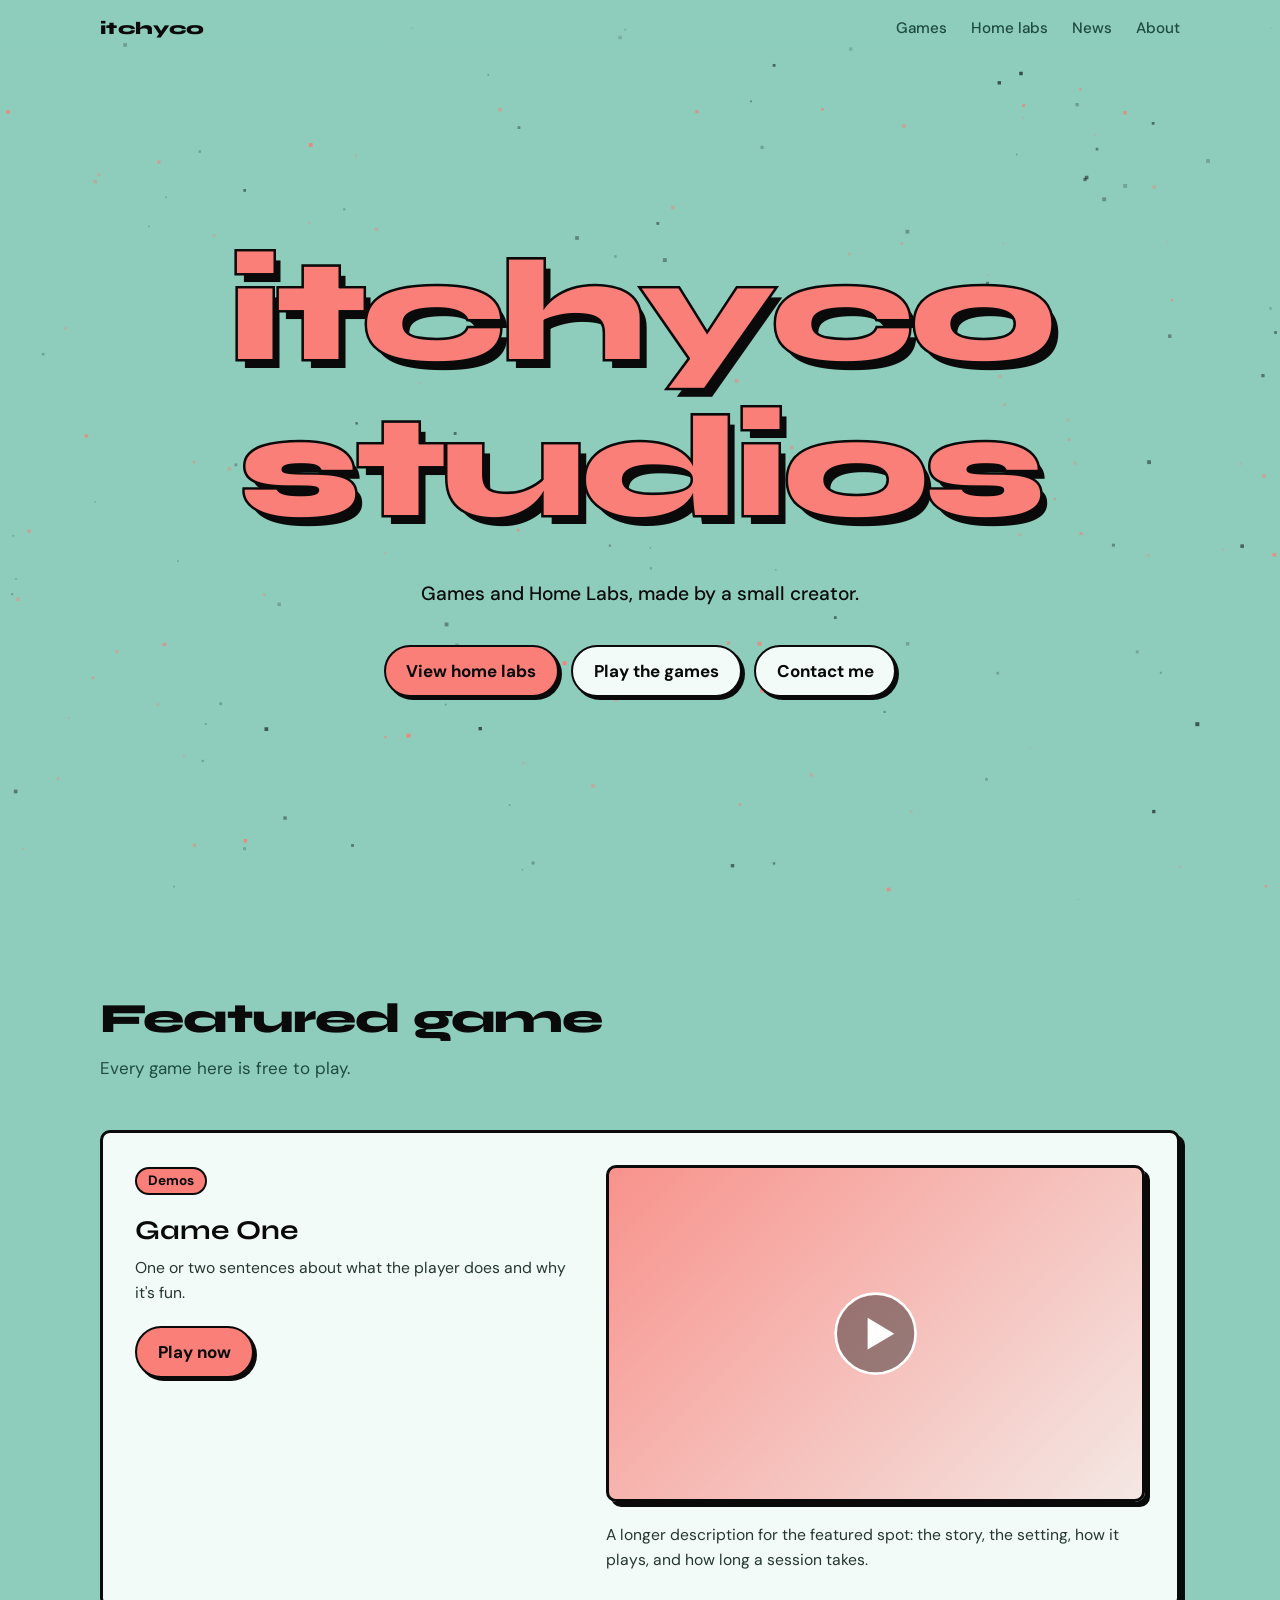
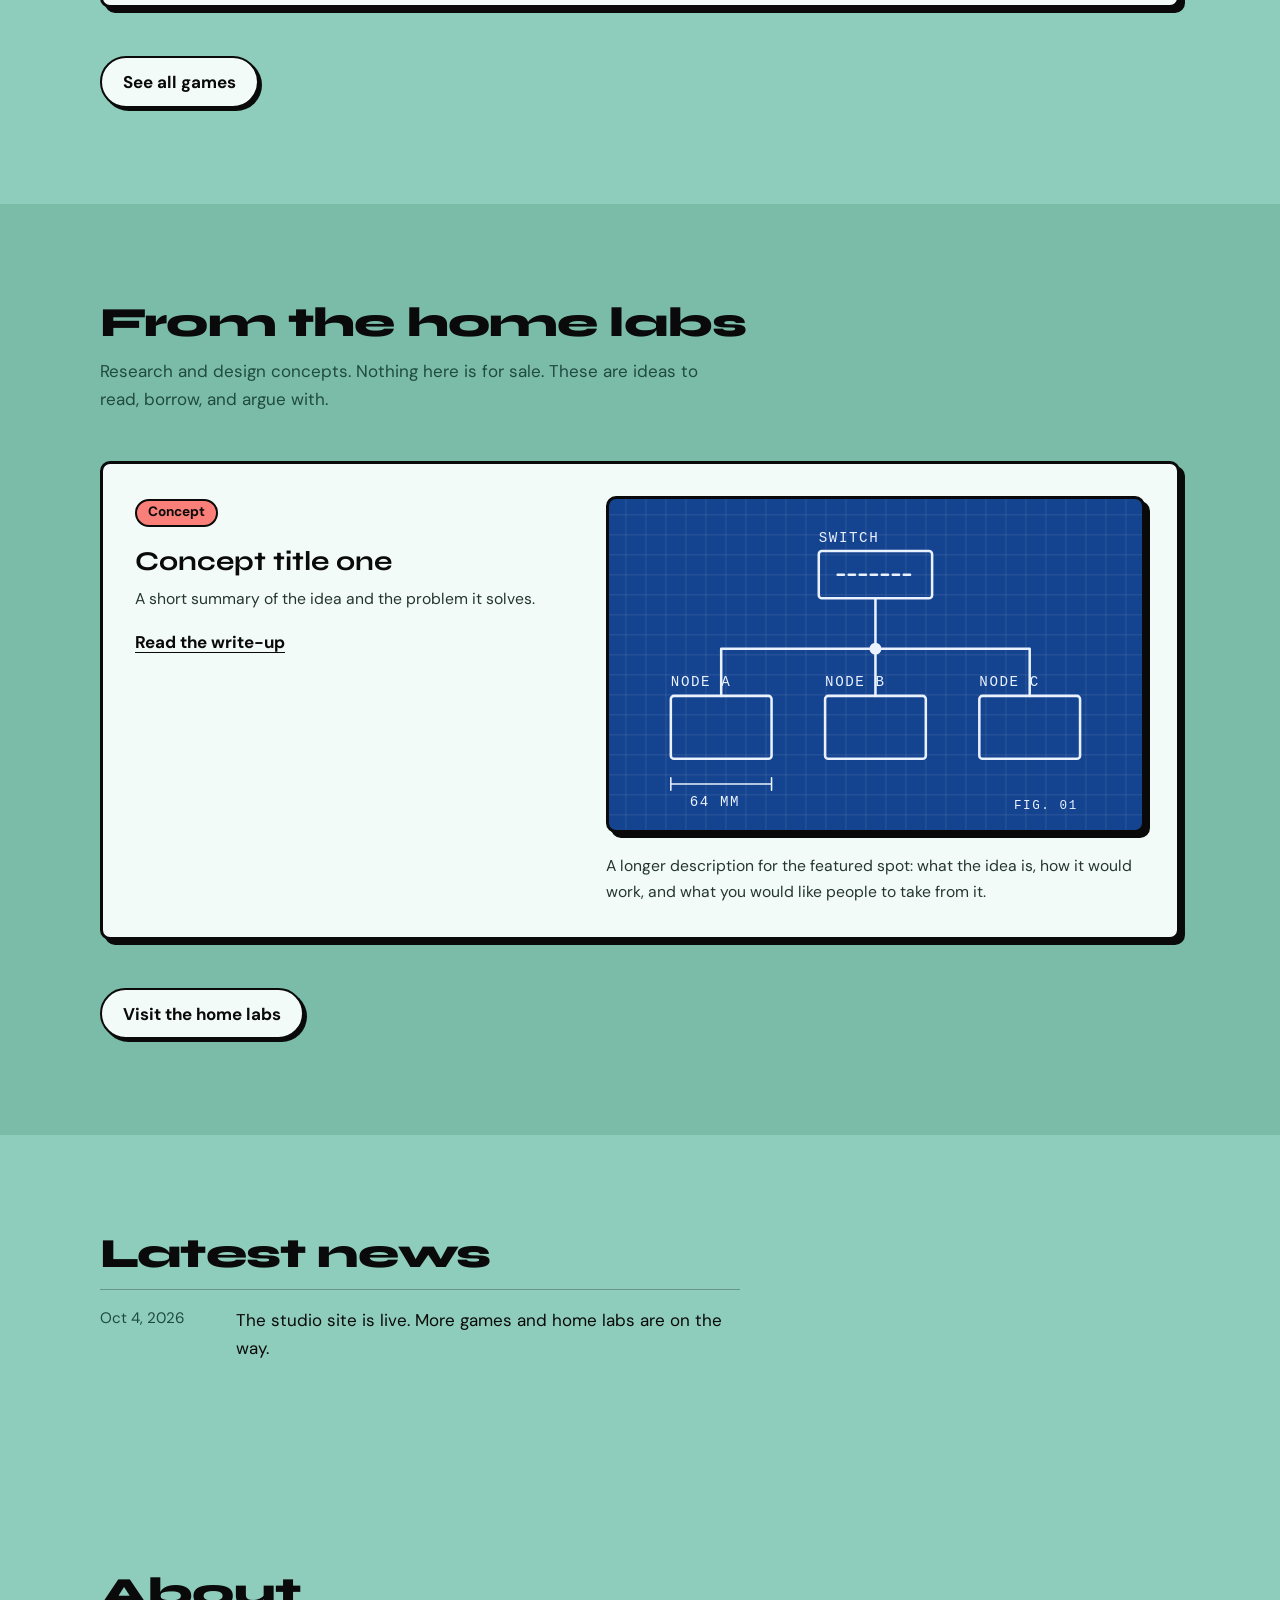
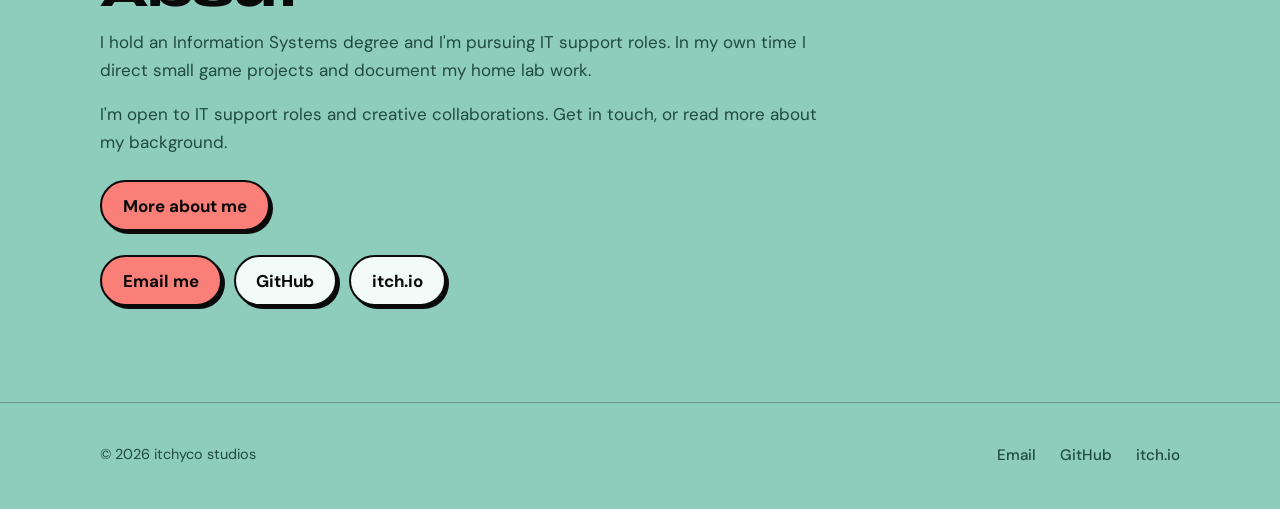
<file: index.html>
<!DOCTYPE html>
<html lang="en">
<head>
<meta charset="utf-8">
<meta name="viewport" content="width=device-width, initial-scale=1">
<title>itchyco studios</title>
<meta name="description" content="Portfolio of itchyco studios: IT support and home lab work, plus independent game projects.">
<link rel="preconnect" href="https://fonts.googleapis.com">
<link rel="preconnect" href="https://fonts.gstatic.com" crossorigin>
<link href="https://fonts.googleapis.com/css2?family=DM+Sans:wght@400;500;700&family=Syne:wght@700;800&display=swap" rel="stylesheet">
<meta name="theme-color" content="#8ecdbb">
<meta property="og:title" content="itchyco studios">
<meta property="og:description" content="Portfolio of itchyco studios: IT support and home lab work, plus independent game projects.">
<meta property="og:type" content="website">
<link rel="icon" href="data:image/svg+xml,%3Csvg xmlns='http://www.w3.org/2000/svg' viewBox='0 0 64 64'%3E%3Crect width='64' height='64' rx='14' fill='%238ecdbb'/%3E%3Ctext x='32' y='47' font-family='Georgia,serif' font-size='46' font-weight='700' text-anchor='middle' fill='%23f97f78' stroke='%230a0a0a' stroke-width='2'%3Ei%3C/text%3E%3C/svg%3E">
<link rel="stylesheet" href="style.css">
</head>
<body>
<a class="skip" href="#top">Skip to content</a>

<header class="bar">
  <div class="wrap">
    <a class="mark" href="index.html">itchyco</a>
    <nav aria-label="Main">
      <a href="games.html">Games</a>
      <a href="home-labs.html">Home labs</a>
      <a href="index.html#news">News</a>
      <a href="about.html">About</a>
    </nav>
  </div>
</header>

<main id="top">
  <div class="hero">
    <canvas id="stars" aria-hidden="true"></canvas>
    <div class="hero-inner">
      <h1 class="letters">itchyco<br>studios</h1>
      <p>Games and Home Labs, made by a small creator.</p>
      <div class="cta">
        <a class="btn" href="home-labs.html">View home labs</a>
        <a class="btn ghost" href="games.html">Play the games</a>
        <a class="btn ghost" id="hero-mail" href="mailto:hello@example.com">Contact me</a>
      </div>
    </div>
  </div>

  <section id="games">
    <div class="wrap">
      <h2>Featured game</h2>
      <p class="lede">Every game here is free to play.</p>
      <div class="games" id="games-list" data-limit="1"></div>
      <div class="more"><a class="btn ghost" href="games.html">See all games</a></div>
    </div>
  </section>

  <section id="lab" class="lab">
    <div class="wrap">
      <h2>From the home labs</h2>
      <p class="lede">Research and design concepts. Nothing here is for sale. These are ideas to read, borrow, and argue with.</p>
      <div class="concepts" id="concepts-list" data-limit="1"></div>
      <div class="more"><a class="btn ghost" href="home-labs.html">Visit the home labs</a></div>
    </div>
  </section>

  <section id="news" class="news">
    <div class="wrap">
      <h2>Latest news</h2>
      <ul id="news-list" data-limit="1"></ul>
    </div>
  </section>

  <section id="about" class="about">
    <div class="wrap">
      <h2>About</h2>
      <p>I hold an Information Systems degree and I'm pursuing IT support roles. In my own time I direct small game projects and document my home lab work.</p>
      <p>I'm open to IT support roles and creative collaborations. Get in touch, or read more about my background.</p>
      <div class="links"><a class="btn" href="about.html">More about me</a></div>
      <div class="links contact-links"></div>
    </div>
  </section>
</main>

<footer>
  <div class="wrap">
    <span>&copy; <span id="year"></span> itchyco studios</span>
    <nav class="foot-links" id="footer-links" aria-label="Contact links"></nav>
  </div>
</footer>

<script src="site.js"></script>
</body>
</html>
</file>
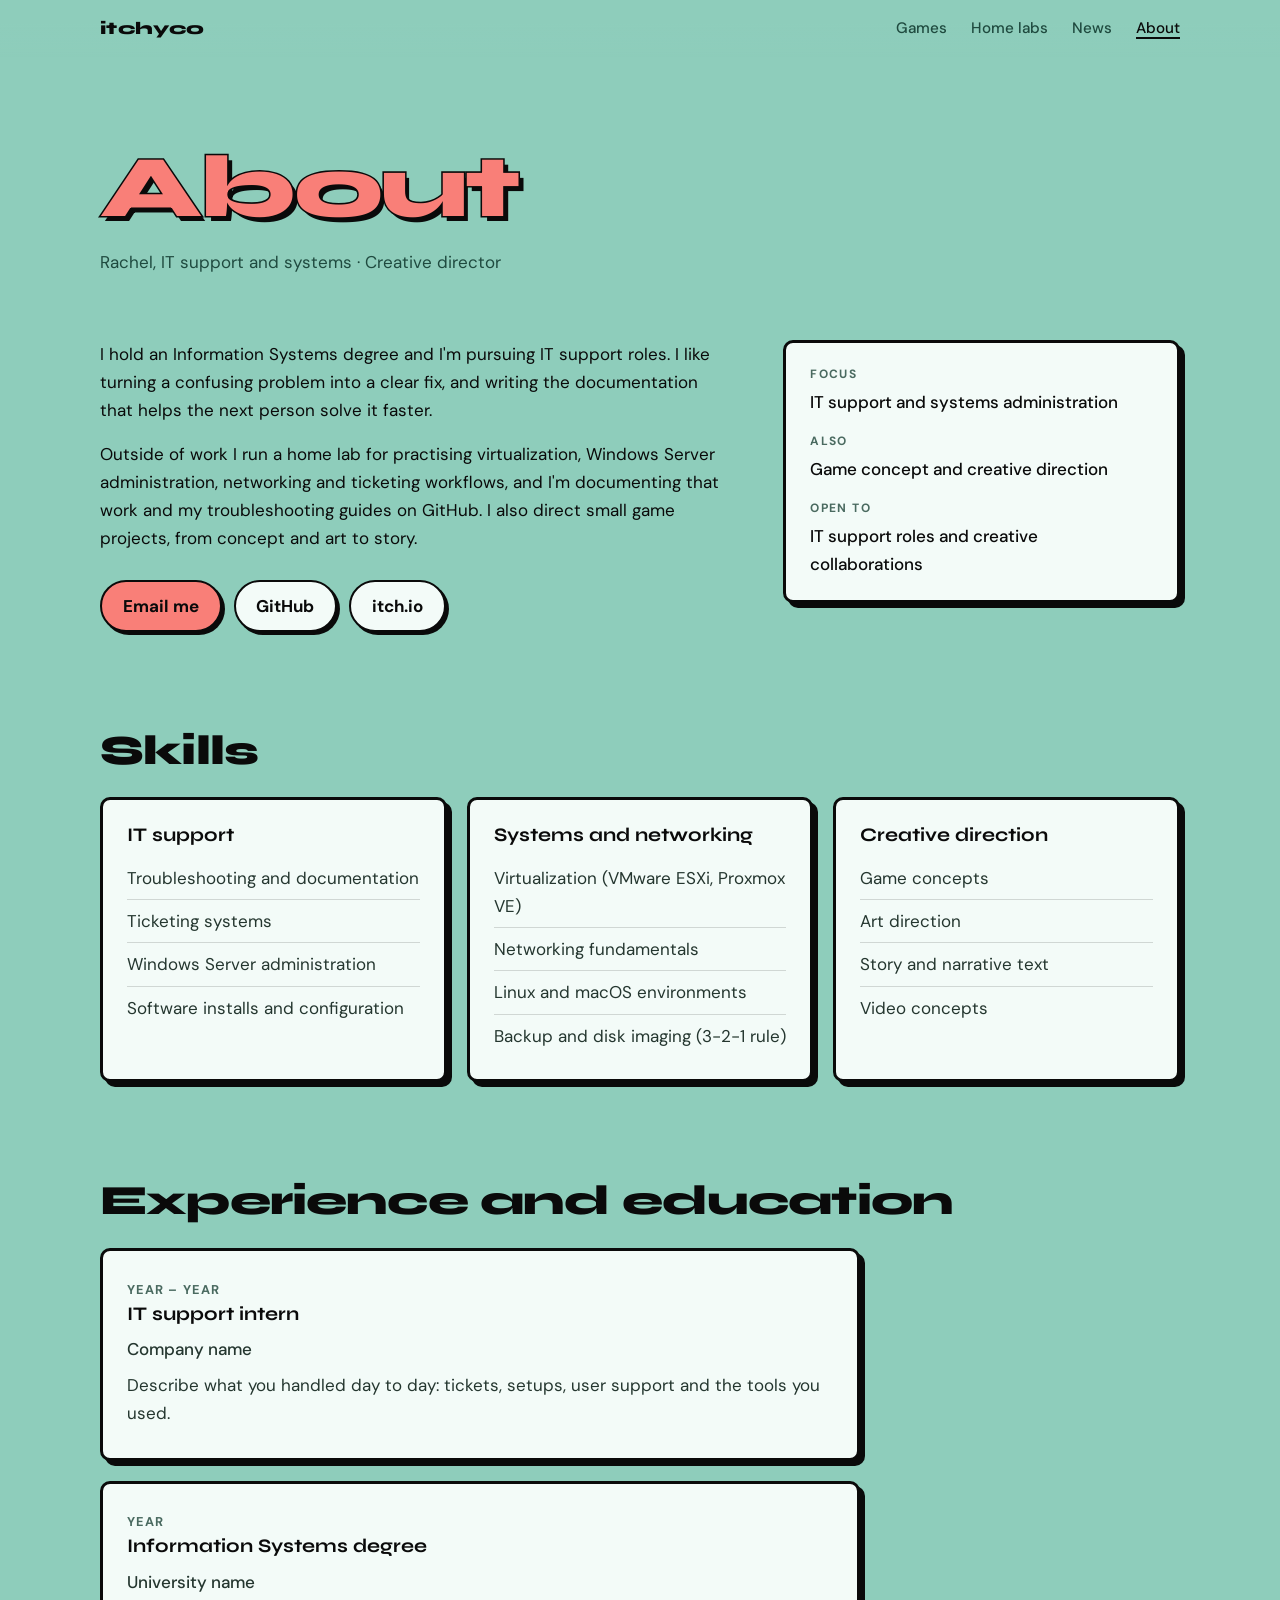
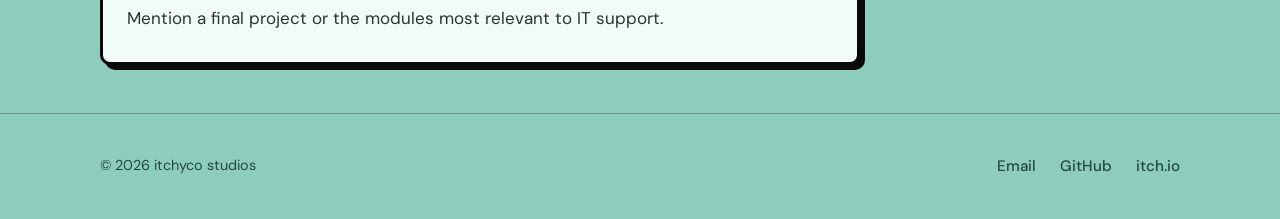
<file: about.html>
<!DOCTYPE html>
<html lang="en">
<head>
<meta charset="utf-8">
<meta name="viewport" content="width=device-width, initial-scale=1">
<title>About | itchyco studios</title>
<meta name="description" content="Background, skills and experience of the person behind itchyco studios: IT support, systems and game direction.">
<link rel="preconnect" href="https://fonts.googleapis.com">
<link rel="preconnect" href="https://fonts.gstatic.com" crossorigin>
<link href="https://fonts.googleapis.com/css2?family=DM+Sans:wght@400;500;700&family=Syne:wght@700;800&display=swap" rel="stylesheet">
<meta name="theme-color" content="#8ecdbb">
<meta property="og:title" content="About | itchyco studios">
<meta property="og:description" content="Background, skills and experience of the person behind itchyco studios: IT support, systems and game direction.">
<meta property="og:type" content="website">
<link rel="icon" href="data:image/svg+xml,%3Csvg xmlns='http://www.w3.org/2000/svg' viewBox='0 0 64 64'%3E%3Crect width='64' height='64' rx='14' fill='%238ecdbb'/%3E%3Ctext x='32' y='47' font-family='Georgia,serif' font-size='46' font-weight='700' text-anchor='middle' fill='%23f97f78' stroke='%230a0a0a' stroke-width='2'%3Ei%3C/text%3E%3C/svg%3E">
<link rel="stylesheet" href="style.css">
</head>
<body class="still">
<a class="skip" href="#top">Skip to content</a>

<header class="bar">
  <div class="wrap">
    <a class="mark" href="index.html">itchyco</a>
    <nav aria-label="Main">
      <a href="games.html">Games</a>
      <a href="home-labs.html">Home labs</a>
      <a href="index.html#news">News</a>
      <a href="about.html" aria-current="page">About</a>
    </nav>
  </div>
</header>

<main id="top">
  <div class="page-head"><div class="wrap">
    <h1>About</h1>
    <p class="lede" id="about-lede"></p>
  </div></div>

  <section class="about-sec">
    <div class="wrap about-grid">
      <div>
        <div id="about-summary"></div>
        <div class="links contact-links"></div>
      </div>
      <aside class="panel">
        <div id="portrait"></div>
        <dl class="facts" id="about-facts"></dl>
      </aside>
    </div>
  </section>

  <section class="about-sec">
    <div class="wrap">
      <h2>Skills</h2>
      <div class="skills" id="skills-list"></div>
    </div>
  </section>

  <section class="about-sec">
    <div class="wrap">
      <h2>Experience and education</h2>
      <div class="timeline" id="timeline-list"></div>
    </div>
  </section>

  <section class="about-sec" id="certs-sec" hidden>
    <div class="wrap">
      <h2>Certifications</h2>
      <div class="skills" id="certs-list"></div>
    </div>
  </section>
</main>

<footer>
  <div class="wrap">
    <span>&copy; <span id="year"></span> itchyco studios</span>
    <nav class="foot-links" id="footer-links" aria-label="Contact links"></nav>
  </div>
</footer>

<script src="site.js"></script>
</body>
</html>
</file>
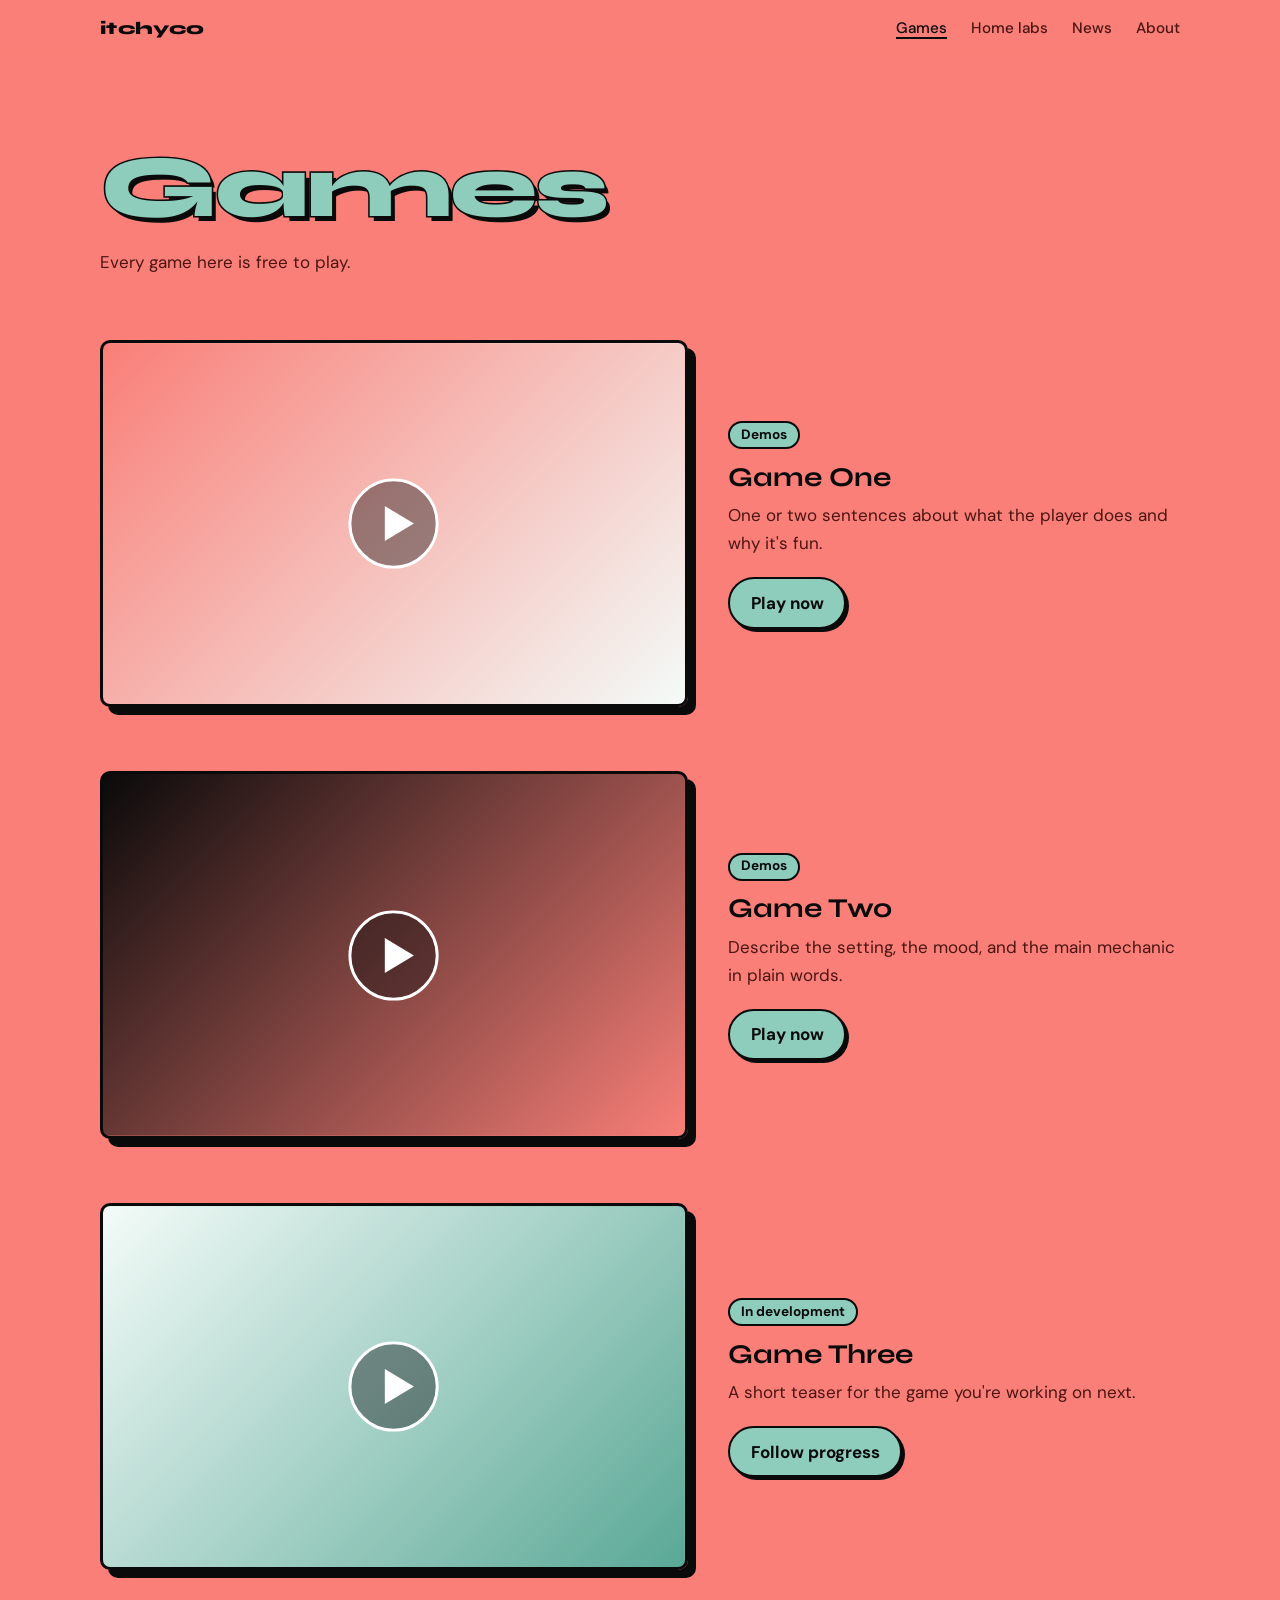
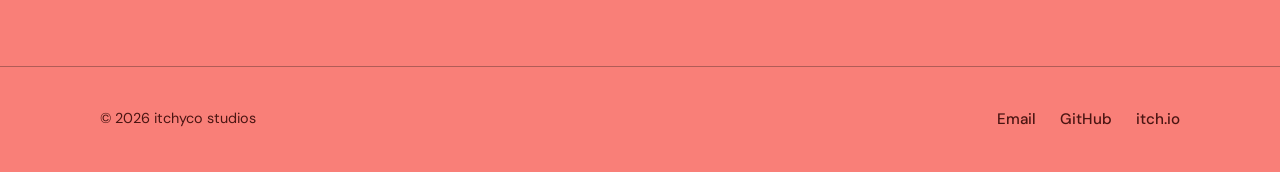
<file: games.html>
<!DOCTYPE html>
<html lang="en">
<head>
<meta charset="utf-8">
<meta name="viewport" content="width=device-width, initial-scale=1">
<title>Games | itchyco studios</title>
<meta name="description" content="Free mini games from itchyco studios.">
<link rel="preconnect" href="https://fonts.googleapis.com">
<link rel="preconnect" href="https://fonts.gstatic.com" crossorigin>
<link href="https://fonts.googleapis.com/css2?family=DM+Sans:wght@400;500;700&family=Syne:wght@700;800&display=swap" rel="stylesheet">
<meta name="theme-color" content="#8ecdbb">
<meta property="og:title" content="Games | itchyco studios">
<meta property="og:description" content="Free mini games from itchyco studios.">
<meta property="og:type" content="website">
<link rel="icon" href="data:image/svg+xml,%3Csvg xmlns='http://www.w3.org/2000/svg' viewBox='0 0 64 64'%3E%3Crect width='64' height='64' rx='14' fill='%238ecdbb'/%3E%3Ctext x='32' y='47' font-family='Georgia,serif' font-size='46' font-weight='700' text-anchor='middle' fill='%23f97f78' stroke='%230a0a0a' stroke-width='2'%3Ei%3C/text%3E%3C/svg%3E">
<link rel="stylesheet" href="style.css">
</head>
<body class="coral still">
<a class="skip" href="#top">Skip to content</a>

<header class="bar">
  <div class="wrap">
    <a class="mark" href="index.html">itchyco</a>
    <nav aria-label="Main">
      <a href="games.html" aria-current="page">Games</a>
      <a href="home-labs.html">Home labs</a>
      <a href="index.html#news">News</a>
      <a href="about.html">About</a>
    </nav>
  </div>
</header>

<main id="top">
  <div class="page-head"><div class="wrap">
    <h1 class="letters">Games</h1>
    <p class="lede">Every game here is free to play.</p>
  </div></div>
  <section class="page-body">
    <div class="wrap"><div class="games" id="games-list"></div></div>
  </section>
</main>

<footer>
  <div class="wrap">
    <span>&copy; <span id="year"></span> itchyco studios</span>
    <nav class="foot-links" id="footer-links" aria-label="Contact links"></nav>
  </div>
</footer>

<script src="site.js"></script>
</body>
</html>
</file>
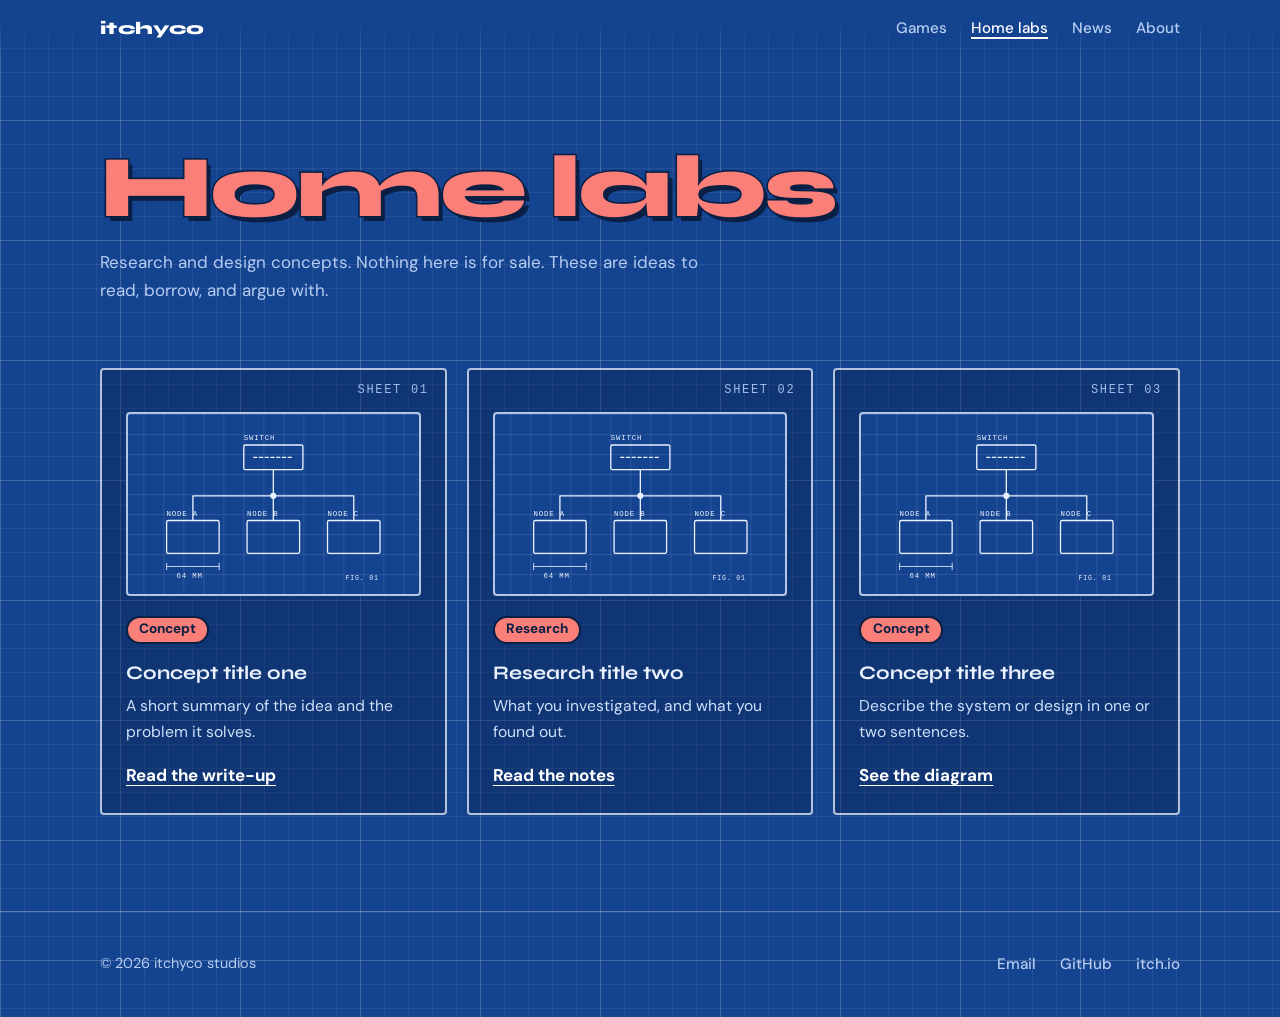
<file: home-labs.html>
<!DOCTYPE html>
<html lang="en">
<head>
<meta charset="utf-8">
<meta name="viewport" content="width=device-width, initial-scale=1">
<title>Home labs | itchyco studios</title>
<meta name="description" content="Home lab write-ups, network designs and IT support documentation from itchyco studios.">
<link rel="preconnect" href="https://fonts.googleapis.com">
<link rel="preconnect" href="https://fonts.gstatic.com" crossorigin>
<link href="https://fonts.googleapis.com/css2?family=DM+Sans:wght@400;500;700&family=Syne:wght@700;800&display=swap" rel="stylesheet">
<meta name="theme-color" content="#8ecdbb">
<meta property="og:title" content="Home labs | itchyco studios">
<meta property="og:description" content="Home lab write-ups, network designs and IT support documentation from itchyco studios.">
<meta property="og:type" content="website">
<link rel="icon" href="data:image/svg+xml,%3Csvg xmlns='http://www.w3.org/2000/svg' viewBox='0 0 64 64'%3E%3Crect width='64' height='64' rx='14' fill='%238ecdbb'/%3E%3Ctext x='32' y='47' font-family='Georgia,serif' font-size='46' font-weight='700' text-anchor='middle' fill='%23f97f78' stroke='%230a0a0a' stroke-width='2'%3Ei%3C/text%3E%3C/svg%3E">
<link rel="stylesheet" href="style.css">
</head>
<body class="blueprint still">
<a class="skip" href="#top">Skip to content</a>

<header class="bar">
  <div class="wrap">
    <a class="mark" href="index.html">itchyco</a>
    <nav aria-label="Main">
      <a href="games.html">Games</a>
      <a href="home-labs.html" aria-current="page">Home labs</a>
      <a href="index.html#news">News</a>
      <a href="about.html">About</a>
    </nav>
  </div>
</header>

<main id="top">
  <div class="page-head"><div class="wrap">
    <h1 class="letters">Home labs</h1>
    <p class="lede">Research and design concepts. Nothing here is for sale. These are ideas to read, borrow, and argue with.</p>
  </div></div>
  <section class="page-body">
    <div class="wrap"><div class="concepts" id="concepts-list"></div></div>
  </section>
</main>

<footer>
  <div class="wrap">
    <span>&copy; <span id="year"></span> itchyco studios</span>
    <nav class="foot-links" id="footer-links" aria-label="Contact links"></nav>
  </div>
</footer>

<script src="site.js"></script>
</body>
</html>
</file>
<file: style.css>
:root{
    --bg:#8ecdbb; --deep:#7bbca9; --paper:#f3fbf8;
    --ink:#0a0a0a; --line:rgba(10,10,10,.28);
    --text:#0a0a0a; --muted:#1f4a3f; --accent:#f97f78;
    --display:'Syne',system-ui,sans-serif; --body:'DM Sans',system-ui,sans-serif;
  }
  *{box-sizing:border-box;margin:0}
  html{scroll-behavior:smooth}
  body{background:var(--bg);color:var(--text);font:400 1.0625rem/1.65 var(--body);-webkit-font-smoothing:antialiased}
  a{color:inherit}
  :focus-visible{outline:3px solid var(--ink);outline-offset:3px}
  .wrap{width:min(1080px,100% - 2.5rem);margin-inline:auto}

  /* top bar */
  header.bar{position:fixed;inset:0 0 auto 0;z-index:5;padding:1rem 0;background:linear-gradient(var(--bg) 40%,transparent)}
  header.bar .wrap{display:flex;justify-content:space-between;align-items:center}
  .mark{font:800 1.1rem var(--display);text-decoration:none;letter-spacing:.02em}
  nav{display:flex;gap:1.5rem}
  nav a{text-decoration:none;color:var(--muted);font-weight:500;font-size:.95rem}
  nav a:hover{color:var(--ink);text-decoration:underline;text-underline-offset:4px}

  /* hero */
  .hero{position:relative;min-height:100svh;display:grid;place-items:center;text-align:center;overflow:hidden}
  #stars{position:absolute;inset:0;width:100%;height:100%}
  .hero-inner{position:relative;padding:6rem 1.25rem 4rem}
  .hero h1{font:800 clamp(3rem,13vw,9rem)/1.08 var(--display);letter-spacing:-.03em;
    color:var(--accent);-webkit-text-stroke:.035em var(--ink);paint-order:stroke fill;
    text-shadow:.05em .06em 0 var(--ink)}
  .hero p{margin:2rem auto 0;max-width:34ch;text-wrap:balance;color:var(--ink);font-weight:500;font-size:1.2rem;animation:rise 1.4s .25s cubic-bezier(.2,.7,.2,1) both}
  @keyframes rise{from{opacity:0;transform:translateY(24px)}to{opacity:1;transform:none}}

  /* sections */
  section{padding:6rem 0}
  h2{font:800 clamp(1.8rem,4vw,2.6rem)/1.1 var(--display);letter-spacing:-.02em;margin-bottom:.75rem}
  .lede{color:var(--muted);max-width:52ch;margin-bottom:3rem}

  /* games */
  .games{display:grid;gap:4rem}
  .game{display:grid;grid-template-columns:1.3fr 1fr;gap:2.5rem;align-items:center}
  .game:nth-child(even){grid-template-columns:1fr 1.3fr}
  .game:nth-child(even) .art{order:2}
  .art{aspect-ratio:16/10;border-radius:10px;background-size:cover;background-position:center;border:3px solid var(--ink);box-shadow:8px 8px 0 var(--ink)}
  .game h3{font:700 1.7rem/1.15 var(--display);margin-bottom:.5rem}
  .game p{color:var(--muted);margin-bottom:1.25rem}
  .tag{display:inline-block;font-size:.85rem;font-weight:700;color:var(--ink);background:var(--accent);border:2px solid var(--ink);border-radius:999px;padding:.05rem .7rem;margin-bottom:.8rem}
  .btn{display:inline-block;padding:.6rem 1.3rem;border-radius:999px;background:var(--accent);color:var(--ink);font-weight:700;text-decoration:none;border:2px solid var(--ink);box-shadow:3px 3px 0 var(--ink);transition:transform .12s,box-shadow .12s}
  .btn:hover{transform:translate(2px,2px);box-shadow:1px 1px 0 var(--ink)}
  .btn.ghost{background:var(--paper)}

  /* lab */
  .lab{background:var(--deep)}
  .concepts{display:grid;grid-template-columns:repeat(auto-fit,minmax(260px,1fr));gap:1.25rem}
  .concept{padding:1.5rem;border:3px solid var(--ink);border-radius:10px;background:var(--paper);box-shadow:5px 5px 0 var(--ink)}
  .concept h3{font:700 1.2rem/1.25 var(--display);margin:.3rem 0 .5rem}
  .concept p{color:#24362f;font-size:.98rem;margin-bottom:1rem}
  .concept a{color:var(--ink);font-weight:700;text-underline-offset:4px}

  /* news */
  .news ul{list-style:none;padding:0;max-width:640px}
  .news li{display:grid;grid-template-columns:7.5rem 1fr;gap:1rem;padding:1rem 0;border-top:1px solid var(--line)}
  .news time{color:var(--muted);font-size:.95rem}

  /* about + contact */
  .about p{max-width:60ch;margin-bottom:1rem;color:var(--muted)}
  .links{display:flex;flex-wrap:wrap;gap:.75rem;margin-top:1.5rem}
  footer{padding:2.5rem 0;border-top:1px solid var(--line);color:var(--muted);font-size:.9rem}

  @media (max-width:760px){
    nav{gap:1rem}
    .game,.game:nth-child(even){grid-template-columns:1fr}
    .game:nth-child(even) .art{order:0}
    .news li{grid-template-columns:1fr;gap:.2rem}
    section{padding:4.5rem 0}
  }
  @media (prefers-reduced-motion:reduce){
    html{scroll-behavior:auto}
    .hero h1,.hero p{animation:none}
  }

  /* sub pages */
  .page-head{padding:9rem 0 1rem}
  .page-head h1{font:800 clamp(2.6rem,9vw,5.5rem)/1 var(--display);letter-spacing:-.03em;
    color:var(--accent);-webkit-text-stroke:.035em var(--ink);paint-order:stroke fill;text-shadow:.05em .06em 0 var(--ink);margin-bottom:1rem}
  .page-head .lede{margin-bottom:0}
  .page-body{padding-top:3rem}
  .more{margin-top:3rem}
  nav a[aria-current="page"]{color:var(--ink);text-decoration:underline;text-underline-offset:4px;text-decoration-thickness:2px}


  /* featured home labs piece: text left, picture + description right */
  .concept.feature{display:grid;grid-template-columns:1fr 1.25fr;gap:2.5rem;align-items:start;padding:2rem}
  .concept.feature h3{font-size:1.7rem}
  .concept.feature .art{box-shadow:5px 5px 0 var(--ink)}
  .concept.feature .desc{margin:1.25rem 0 0;color:#24362f}
  @media (max-width:760px){ .concept.feature{grid-template-columns:1fr;gap:1.5rem;padding:1.5rem} }
  .concept.feature .btn{margin-top:.25rem}

  /* blueprint drawing spots */
  .art.bp{background-color:#14438f;background-size:20px 20px;padding:.5rem;
    background-image:linear-gradient(rgba(255,255,255,.1) 1px,transparent 1px),linear-gradient(90deg,rgba(255,255,255,.1) 1px,transparent 1px)}
  .art.bp svg{display:block;width:100%;height:100%}
  .concept:not(.feature) .art{margin-bottom:1.1rem;box-shadow:none}

  /* blueprint look for the Home labs page */
  body.blueprint{--bg:#14438f;--deep:#0f3777;--paper:#1a4f9e;--ink:#0a1f44;--line:rgba(255,255,255,.35);--text:#eaf2ff;--muted:#b7cdf3;
    background-color:var(--bg);
    background-image:linear-gradient(rgba(255,255,255,.07) 1px,transparent 1px),linear-gradient(90deg,rgba(255,255,255,.07) 1px,transparent 1px),linear-gradient(rgba(255,255,255,.13) 1px,transparent 1px),linear-gradient(90deg,rgba(255,255,255,.13) 1px,transparent 1px);
    background-size:24px 24px,24px 24px,120px 120px,120px 120px}
  .blueprint .mark,.blueprint nav a:hover,.blueprint nav a[aria-current="page"]{color:#fff}
  .blueprint .concepts{counter-reset:sheet}
  .blueprint .concept{position:relative;padding-top:2.6rem;background:rgba(10,31,68,.35);border:2px solid rgba(234,242,255,.75);border-radius:4px;box-shadow:none}
  .blueprint .concept::after{counter-increment:sheet;content:"SHEET 0" counter(sheet);position:absolute;top:.8rem;right:1rem;font:500 .75rem ui-monospace,Menlo,monospace;letter-spacing:.14em;color:#9fbbea}
  .blueprint .concept p{color:#cfe0fb}
  .blueprint .concept a{color:#fff}
  .blueprint .art{border:2px solid rgba(234,242,255,.75);box-shadow:none;border-radius:4px}
  .blueprint footer{border-top-color:rgba(255,255,255,.3)}

  /* placeholder art */
  .art.ph{position:relative;display:grid;place-items:center}
  .art.ph svg{position:relative;width:16%;min-width:44px;height:auto}

  /* Games page: the banner colors flipped (coral background, mint accents) */
  body.coral{--bg:#f97f78;--deep:#f26b64;--paper:#fff3f1;--ink:#0a0a0a;--line:rgba(10,10,10,.3);--text:#0a0a0a;--muted:#4a1512;--accent:#8ecdbb}
  @media (min-width:761px){
    .coral .game:nth-child(even){grid-template-columns:1.3fr 1fr}
    .coral .game:nth-child(even) .art{order:0}
  }

  /* animated letters */
  .letters .ch{display:inline-block;animation:drop .8s cubic-bezier(.3,1.6,.5,1) backwards;animation-delay:calc(var(--l,0)*450ms + var(--i)*25ms);transition:transform .25s cubic-bezier(.3,1.6,.5,1)}
  .letters .ch:hover{transform:translateY(-.1em) rotate(-5deg)}
  
  .hero .letters .ch:hover{transform:none}
  @keyframes drop{from{opacity:0;transform:translateY(-.9em) rotate(-10deg) scale(.6)}to{opacity:1;transform:none}}

  /* videos */
  .art.vid{position:relative;overflow:hidden;cursor:pointer;background:#000}
  .art.vid video{display:block;width:100%;height:100%;object-fit:cover}
  .art.vid::after{content:"Trailer";position:absolute;left:.8rem;top:.8rem;padding:.2rem .7rem;border-radius:999px;background:var(--ink);color:#fff;font:700 .75rem var(--body);letter-spacing:.06em;text-transform:uppercase}

  /* placeholder motion */
  .art.ph{background-size:100% 220%;animation:drift 9s ease-in-out infinite}
  .art.ph svg{animation:pulse 2.4s ease-in-out infinite}
  @keyframes drift{0%,100%{background-position:50% 0%}50%{background-position:50% 100%}}
  @keyframes pulse{0%,100%{transform:scale(1)}50%{transform:scale(1.12)}}

  /* scroll reveal */
  .js .reveal{opacity:0;transform:translateY(-28px);transition:opacity .7s ease,transform .7s cubic-bezier(.2,.7,.2,1)}
  .js .reveal.in{opacity:1;transform:none}

  @media (prefers-reduced-motion:reduce){
    .letters .ch,.art.ph,.art.ph svg{animation:none!important;transition:none!important}
    .js .reveal{opacity:1!important;transform:none!important;transition:none!important}
  }

  /* pages with no entrance animation (Games, Home labs) */
  body.still .letters .ch{animation:none;transition:none}
  body.still .letters .ch:hover{transform:none}
  body.still .reveal{opacity:1!important;transform:none!important;transition:none!important}
  body.still .art.ph{animation:none;background-size:cover}
  body.still .art.ph svg{animation:none}

  /* professional polish */
  .skip{position:absolute;left:-999px;top:0}
  .skip:focus{left:1rem;top:1rem;z-index:20;background:var(--ink);color:#fff;padding:.6rem 1rem;border-radius:6px;text-decoration:none}
  .cta{display:flex;flex-wrap:wrap;gap:.75rem;justify-content:center;margin-top:2.2rem}
  footer .wrap{display:flex;flex-wrap:wrap;justify-content:space-between;gap:1rem 2rem}
  .foot-links{display:flex;flex-wrap:wrap;gap:.4rem 1.5rem}
  .foot-links a{text-underline-offset:4px;color:inherit}
  .foot-links a:hover{color:var(--text)}

  /* about page */
  .about-sec{padding:3rem 0}
  .about-grid{display:grid;grid-template-columns:1.6fr 1fr;gap:3rem;align-items:start}
  .about-grid p{max-width:62ch;margin-bottom:1rem}
  .panel{padding:1.4rem 1.5rem;border:3px solid var(--ink);border-radius:10px;background:var(--paper);box-shadow:5px 5px 0 var(--ink);color:#1b2a25}
  .panel h3{font:700 1.2rem/1.25 var(--display);margin-bottom:.6rem;color:var(--ink)}
  .panel p{margin-bottom:.5rem;color:#24362f}
  .facts{display:grid;gap:.15rem}
  .facts dt{font-size:.75rem;font-weight:700;letter-spacing:.12em;text-transform:uppercase;color:#4a6a60;margin-top:.9rem}
  .facts dt:first-child{margin-top:0}
  .facts dd{margin:0;color:var(--ink);font-weight:500}
  #portrait img{display:block;width:100%;aspect-ratio:1;object-fit:cover;border:3px solid var(--ink);border-radius:10px;margin-bottom:1.25rem}
  .skills{display:grid;grid-template-columns:repeat(auto-fit,minmax(240px,1fr));gap:1.25rem}
  .skills ul{list-style:none;padding:0}
  .skills li{padding:.45rem 0;border-top:1px solid rgba(10,10,10,.15);color:#24362f}
  .skills li:first-child{border-top:0}
  .timeline{display:grid;gap:1.25rem;max-width:760px}
  .when{font-size:.8rem;font-weight:700;letter-spacing:.1em;text-transform:uppercase;color:#4a6a60}
  .org{font-weight:500}
  .about-grid .links{margin-top:1.75rem}
  @media (max-width:760px){.about-grid{grid-template-columns:1fr;gap:2rem}}

  @media print{
    header.bar,footer,.skip,.links,.cta{display:none!important}
    body{background:#fff!important;color:#000!important}
    .panel{box-shadow:none;border-width:1px}
    .page-head{padding-top:1rem}
  }
  .about-sec h2{margin-bottom:1.5rem}
</file>
